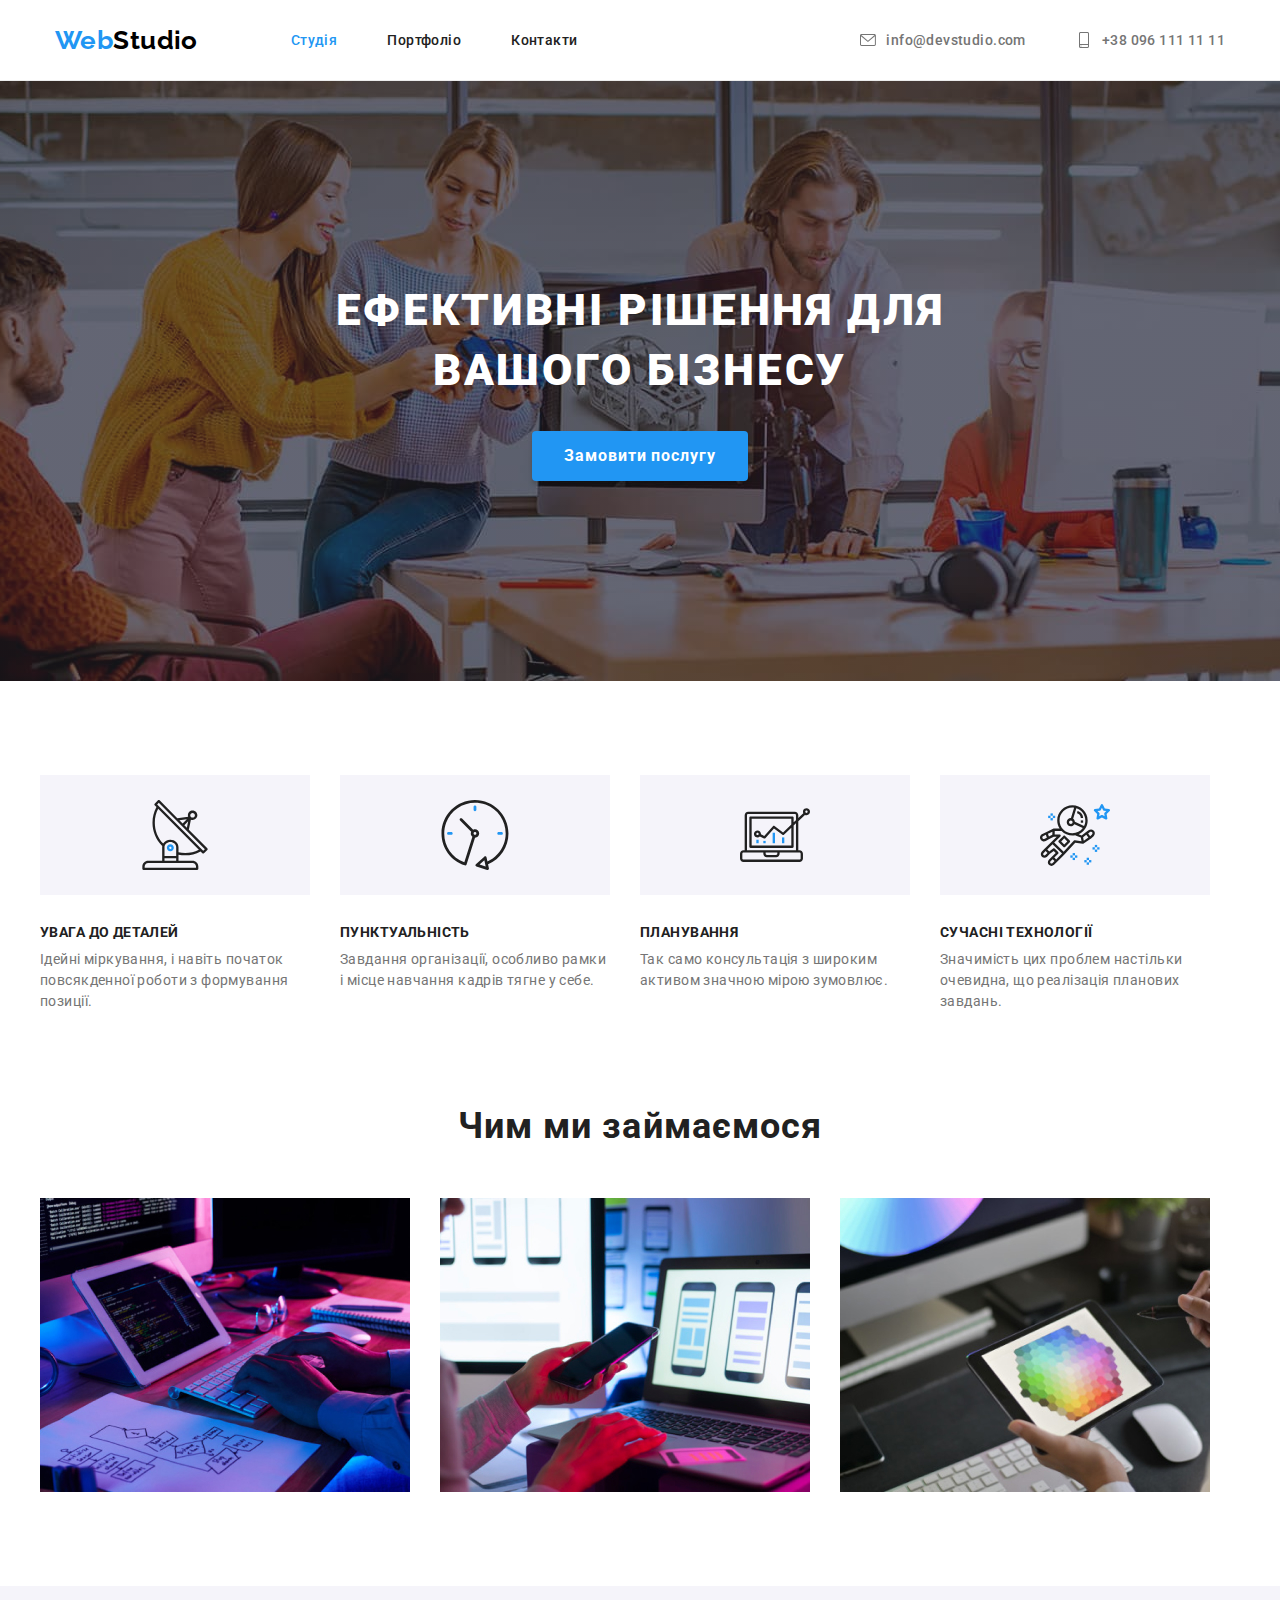
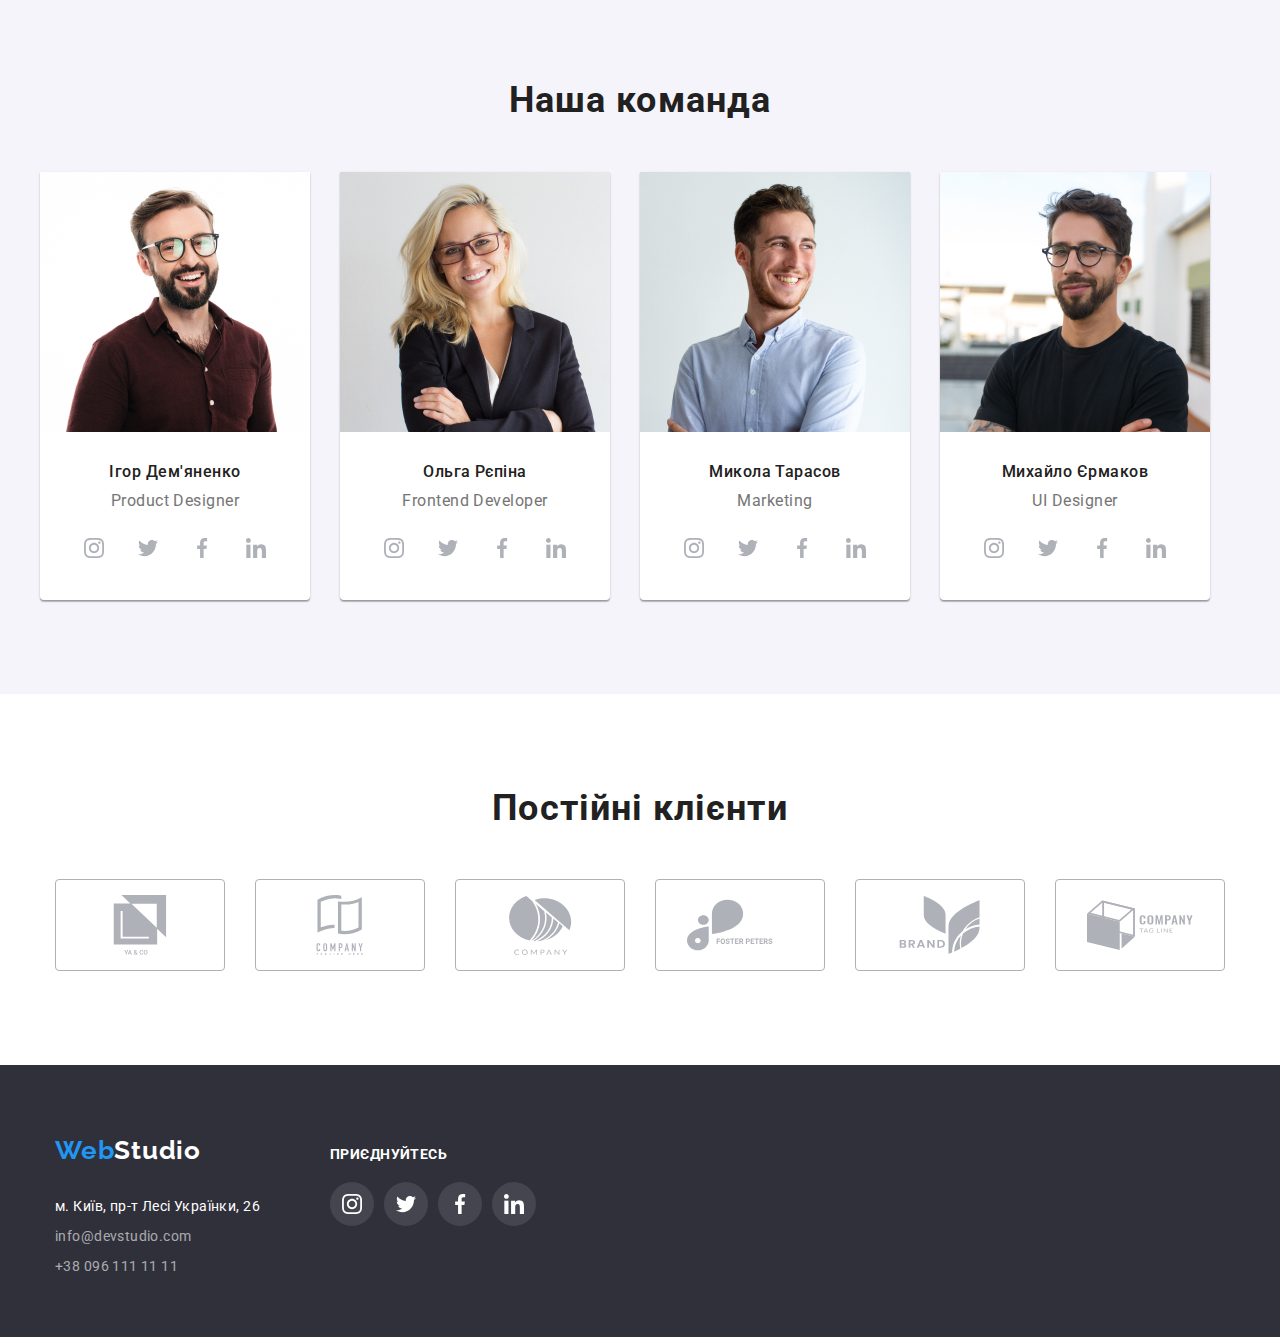
<file: index.html>
<!DOCTYPE html>
<html lang="uk">
<head>
    <meta charset="UTF-8">
    <meta http-equiv="X-UA-Compatible" content="IE=edge">
    <meta name="viewport" content="width=device-width, initial-scale=1.0">
    <title>WebStudio home page</title>
    <link
        href="https://fonts.googleapis.com/css2?family=Raleway:wght@700&family=Roboto:wght@400;500;700;900&display=swap"
        rel="stylesheet">
    <link rel="stylesheet"
        href="https://cdnjs.cloudflare.com/ajax/libs/modern-normalize/1.0.0/modern-normalize.min.css">
    <link rel="stylesheet" href="./css/styles.css">
</head>

<body>
    <!-- Header section -->
    <header>
        <div class="container nav-main">
            <nav class="nav-main">
                <a href="./index.html" target="_self" class="header-logo-link"><span class="blue">Web</span>Studio</a>
                <ul class="lists nav-main">
                    <li class="header-list"><a href="./index.html" target="_self" class="header-link current">Студія</a>
                    </li>
                    <li class="header-list"><a href="./portfolio.html" target="_self" class="header-link">Портфоліо</a></li>
                    <li class="header-list"><a href="/" class="header-link">Контакти</a></li>
                </ul>
            </nav>
            <ul class="lists nav-main contacts">
                <li class="header-list">
                    <a href="mailto:info@devstudio.com" class="header-contact-link mail">
                        <svg class="icon-envelope" width="20" height="20">
                            <use href="./image/icons.svg#icon-envelope"></use>
                        </svg>
                        info@devstudio.com
                    </a>
                </li>
                <li class="header-list">
                    <a href="tel:+380961111111" class="header-contact-link tel">
                        <svg class="icon-phone" width="20" height="20">
                            <use href="./image/icons.svg#icon-smartphone"></use>
                        </svg>
                        +38 096 111 11 11
                    </a>
                </li>
            </ul>
        </div>
    </header>
        <!-- Main section -->
        <main>
            <!-- Hero section-->
            <section class="hero">
                <div class="hero-block container centered">
                    <h1 class="hero-title">Ефективні рішення для<br> вашого бізнесу</h1>
                    <button type="button" class="hero-button">Замовити послугу</button>
                </div>
            </section>
            
            <!--Advantages section-->
            <section class="advantages section">
                <h2 class="visually-hidden">Переваги</h2> <!-- логічний заголовок -->
                <ul class="lists flexbox container">
                    <li class="adv-list">
                        <div class="adv-bg">
                            <svg class="icon" width="70" height="70">
                                <use href="./image/icons.svg#icon-antenna"></use>
                            </svg>
                        </div>
                        <h3 class="adv-title">УВАГА ДО ДЕТАЛЕЙ</h3>
                        <p class="adv-details">Ідейні міркування, і навіть початок повсякденної роботи з формування позиції.
                        </p>
                    </li>
                    <li class="adv-list">
                        <div class="adv-bg">
                            <svg class="icon" width="70" height="70">
                                <use href="./image/icons.svg#icon-clock"></use>
                            </svg>
                        </div>
                        <h3 class="adv-title">ПУНКТУАЛЬНІСТЬ</h3>
                        <p class="adv-details">Завдання організації, особливо рамки і місце навчання кадрів тягне у себе.</p>
                    </li>
                    <li class="adv-list">
                        <div class="adv-bg">
                            <svg class="icon" width="70" height="70">
                                <use href="./image/icons.svg#icon-diagram"></use>
                            </svg>
                        </div>
                        <h3 class="adv-title">ПЛАНУВАННЯ</h3>
                        <p class="adv-details">Так само консультація з широким активом значною мірою зумовлює.</p>
                    </li>
                    <li class="adv-list">
                        <div class="adv-bg">
                            <svg class="icon" width="70" height="70">
                                <use href="./image/icons.svg#icon-astronaut"></use>
                            </svg>
                        </div>
                        <h3 class="adv-title">СУЧАСНІ ТЕХНОЛОГІЇ</h3>
                        <p class="adv-details">Значимість цих проблем настільки очевидна, що реалізація планових завдань.
                        </p>
                    </li>
                </ul>
            </section>

            <!-- Wokring profiles -->
            <section class="working-block centered">
                <h2 class="topic">Чим ми займаємося</h2>
                <ul class="lists flexbox container">
                    <li class="item"><img src="./image/box1.jpg" alt="tablet" width="370"></li>
                    <li class="item"><img src="./image/box2.jpg" alt="mobile" width="370"></li>
                    <li class="item"><img src="./image/box3.jpg" alt="desktop" width="370"></li>
                </ul>
            </section>

            <!-- Team Section -->
            <section class="team-block section centered">
                <h2 class="topic">Наша команда</h2>

                <ul class="lists flexbox container">
                    <li class="item team">
                        <img src="./image/team-member1.jpg" alt="Ihor Demianenko profile" width="270">
                        <div class="details">
                            <h3 class="team-block-title">Ігор Дем'яненко</h3>
                            <p class="team-block-details">Product Designer</p>
                            <ul class="lists icons-social">
                                <li class="social-item">
                                    <a href="#" class="social-link">
                                        <svg class="social-logo" width="20" height="20">
                                            <use href="./image/icons.svg#icon-instagram"></use>
                                        </svg>
                                    </a>
                                </li>
                                <li class="social-item">
                                    <a href="" class="social-link">
                                        <svg class="social-logo" width="20" height="20">
                                            <use href="./image/icons.svg#icon-twitter"></use>
                                        </svg>
                                    </a>
                                </li>
                                <li class="social-item">
                                    <a href="" class="social-link">
                                        <svg class="social-logo" width="20" height="20">
                                            <use href="./image/icons.svg#icon-facebook"></use>
                                        </svg>
                                    </a>
                                </li>
                                <li class="social-item">
                                    <a href="" class="social-link">
                                        <svg class="social-logo" width="20" height="20">
                                            <use href="./image/icons.svg#icon-linkedin"></use>
                                        </svg>
                                    </a>
                                </li>
                            </ul>
                        </div>
                    </li>
                    <li class="item team">
                        <img src="./image/team-member2.jpg" alt="Olga Repina profile" width="270">
                        <div class="details">
                            <h3 class="team-block-title">Ольга Рєпіна</h3>
                            <p class="team-block-details">Frontend Developer</p>
                            <ul class="lists icons-social">
                                <li class="social-item">
                                    <a href="#" class="social-link">
                                        <svg class="social-logo" width="20" height="20">
                                            <use href="./image/icons.svg#icon-instagram"></use>
                                        </svg>
                                    </a>
                                </li>
                                <li class="social-item">
                                    <a href="" class="social-link">
                                        <svg class="social-logo" width="20" height="20">
                                            <use href="./image/icons.svg#icon-twitter"></use>
                                        </svg>
                                    </a>
                                </li>
                                <li class="social-item">
                                    <a href="" class="social-link">
                                        <svg class="social-logo" width="20" height="20">
                                            <use href="./image/icons.svg#icon-facebook"></use>
                                        </svg>
                                    </a>
                                </li>
                                <li class="social-item">
                                    <a href="" class="social-link">
                                        <svg class="social-logo" width="20" height="20">
                                            <use href="./image/icons.svg#icon-linkedin"></use>
                                        </svg>
                                    </a>
                                </li>
                            </ul>
                        </div>
                    </li>
                    <li class="item team">
                        <img src="./image/team-member3.jpg" alt="Mykola Tarasov profile" width="270">
                        <div class="details">
                            <h3 class="team-block-title">Микола Тарасов</h3>
                            <p class="team-block-details">Marketing</p>
                            <ul class="lists icons-social">
                                <li class="social-item">
                                    <a href="#" class="social-link">
                                        <svg class="social-logo" width="20" height="20">
                                            <use href="./image/icons.svg#icon-instagram"></use>
                                        </svg>
                                    </a>
                                </li>
                                <li class="social-item">
                                    <a href="" class="social-link">
                                        <svg class="social-logo" width="20" height="20">
                                            <use href="./image/icons.svg#icon-twitter"></use>
                                        </svg>
                                    </a>
                                </li>
                                <li class="social-item">
                                    <a href="" class="social-link">
                                        <svg class="social-logo" width="20" height="20">
                                            <use href="./image/icons.svg#icon-facebook"></use>
                                        </svg>
                                    </a>
                                </li>
                                <li class="social-item">
                                    <a href="" class="social-link">
                                        <svg class="social-logo" width="20" height="20">
                                            <use href="./image/icons.svg#icon-linkedin"></use>
                                        </svg>
                                    </a>
                                </li>
                            </ul>
                        </div>
                    </li>
                    <li class="item team">
                        <img src="./image/team-member4.jpg" alt="Nykhaylo Ermakov profile" width="270">
                        <div class="details">
                            <h3 class="team-block-title">Михайло Єрмаков</h3>
                            <p class="team-block-details">UI Designer</p>
                            <ul class="lists icons-social">
                                <li class="social-item">
                                    <a href="#" class="social-link">
                                        <svg class="social-logo" width="20" height="20">
                                            <use href="./image/icons.svg#icon-instagram"></use>
                                        </svg>
                                    </a>
                                </li>
                                <li class="social-item">
                                    <a href="" class="social-link">
                                        <svg class="social-logo" width="20" height="20">
                                            <use href="./image/icons.svg#icon-twitter"></use>
                                        </svg>
                                    </a>
                                </li>
                                <li class="social-item">
                                    <a href="" class="social-link">
                                        <svg class="social-logo" width="20" height="20">
                                            <use href="./image/icons.svg#icon-facebook"></use>
                                        </svg>
                                    </a>
                                </li>
                                <li class="social-item">
                                    <a href="" class="social-link">
                                        <svg class="social-logo" width="20" height="20">
                                            <use href="./image/icons.svg#icon-linkedin"></use>
                                        </svg>
                                    </a>
                                </li>
                            </ul>
                        </div>
                    </li>
                </ul>
            </section>
            <!-- Works section -->
            <section class="works centered section">
                <div class="container">
                    <h2 class="topic">Постійні клієнти</h2>
                    <ul class="lists flexbox">
                        <li class="works-item">
                            <a href="" class="works-link">
                                <svg class="company-logo" width="106" height="60">
                                    <use href="./image/icons.svg#icon-group"></use>
                                </svg>
                            </a>
                        </li>
                        <li class="works-item">
                            <a href="" class="works-link">
                                <svg class="company-logo" width="106" height="60">
                                    <use href="./image/icons.svg#icon-group1"></use>
                                </svg>
                            </a>
                        </li>
                        <li class="works-item">
                            <a href="" class="works-link">
                                <svg class="company-logo" width="106" height="60">
                                    <use href="./image/icons.svg#icon-group2"></use>
                                </svg>
                            </a>
                        </li>
                        <li class="works-item">
                            <a href="" class="works-link">
                                <svg class="company-logo" width="106" height="60">
                                    <use href="./image/icons.svg#icon-group3"></use>
                                </svg>
                            </a>
                        </li>
                        <li class="works-item">
                            <a href="" class="works-link">
                                <svg class="company-logo" width="106" height="60">
                                    <use href="./image/icons.svg#icon-group4"></use>
                                </svg>
                            </a>
                        </li>
                        <li class="works-item">
                            <a href="" class="works-link">
                                <svg class="company-logo" width="106" height="60">
                                    <use href="./image/icons.svg#icon-group5"></use>
                                </svg>
                            </a>
                        </li>
                    </ul>
                </div>
            </section>
        </main>
    <!-- Footer Section -->
    <footer class="footer">
        <div class="footer-all flexbox container">
            <div class="footer-block">
                <a href="./index.html" target="_self" class="footer-logo-link"><span class="blue">Web</span>Studio</a>
                <address>
                    <p class="company-address">м. Київ, пр-т Лесі Українки, 26</p>
                    <ul class="footer-lists">
                        <li class="footer-contact-list"><a href="mailto:info@devstudio.com"
                                class="footer-contact-link">info@devstudio.com</a></li>
                        <li class="footer-contact-list"><a href="tel:+380961111111" class="footer-contact-link">+38 096 111
                                11 11</a>
                        </li>
                    </ul>
                </address>
            </div>
            <div class="join">
                <p class="join-us">Приєднуйтесь</p>
                <ul class="join-us-list icons-social">
                    <li class="social-item">
                        <a href="#" class="social-link">
                            <svg class="join-us-logo" width="20" height="20">
                                <use href="./image/icons.svg#icon-instagram"></use>
                            </svg>
                        </a>
                    </li>
                    <li class="social-item">
                        <a href="" class="social-link">
                            <svg class="join-us-logo" width="20" height="20">
                                <use href="./image/icons.svg#icon-twitter"></use>
                            </svg>
                        </a>
                    </li>
                    <li class="social-item">
                        <a href="" class="social-link">
                            <svg class="join-us-logo" width="20" height="20">
                                <use href="./image/icons.svg#icon-facebook"></use>
                            </svg>
                        </a>
                    </li>
                    <li class="social-item">
                        <a href="" class="social-link">
                            <svg class="join-us-logo" width="20" height="20">
                                <use href="./image/icons.svg#icon-linkedin"></use>
                            </svg>
                        </a>
                    </li>
                </ul>
            </div>
        </div>
    </footer>
</body>
</html>
</file>
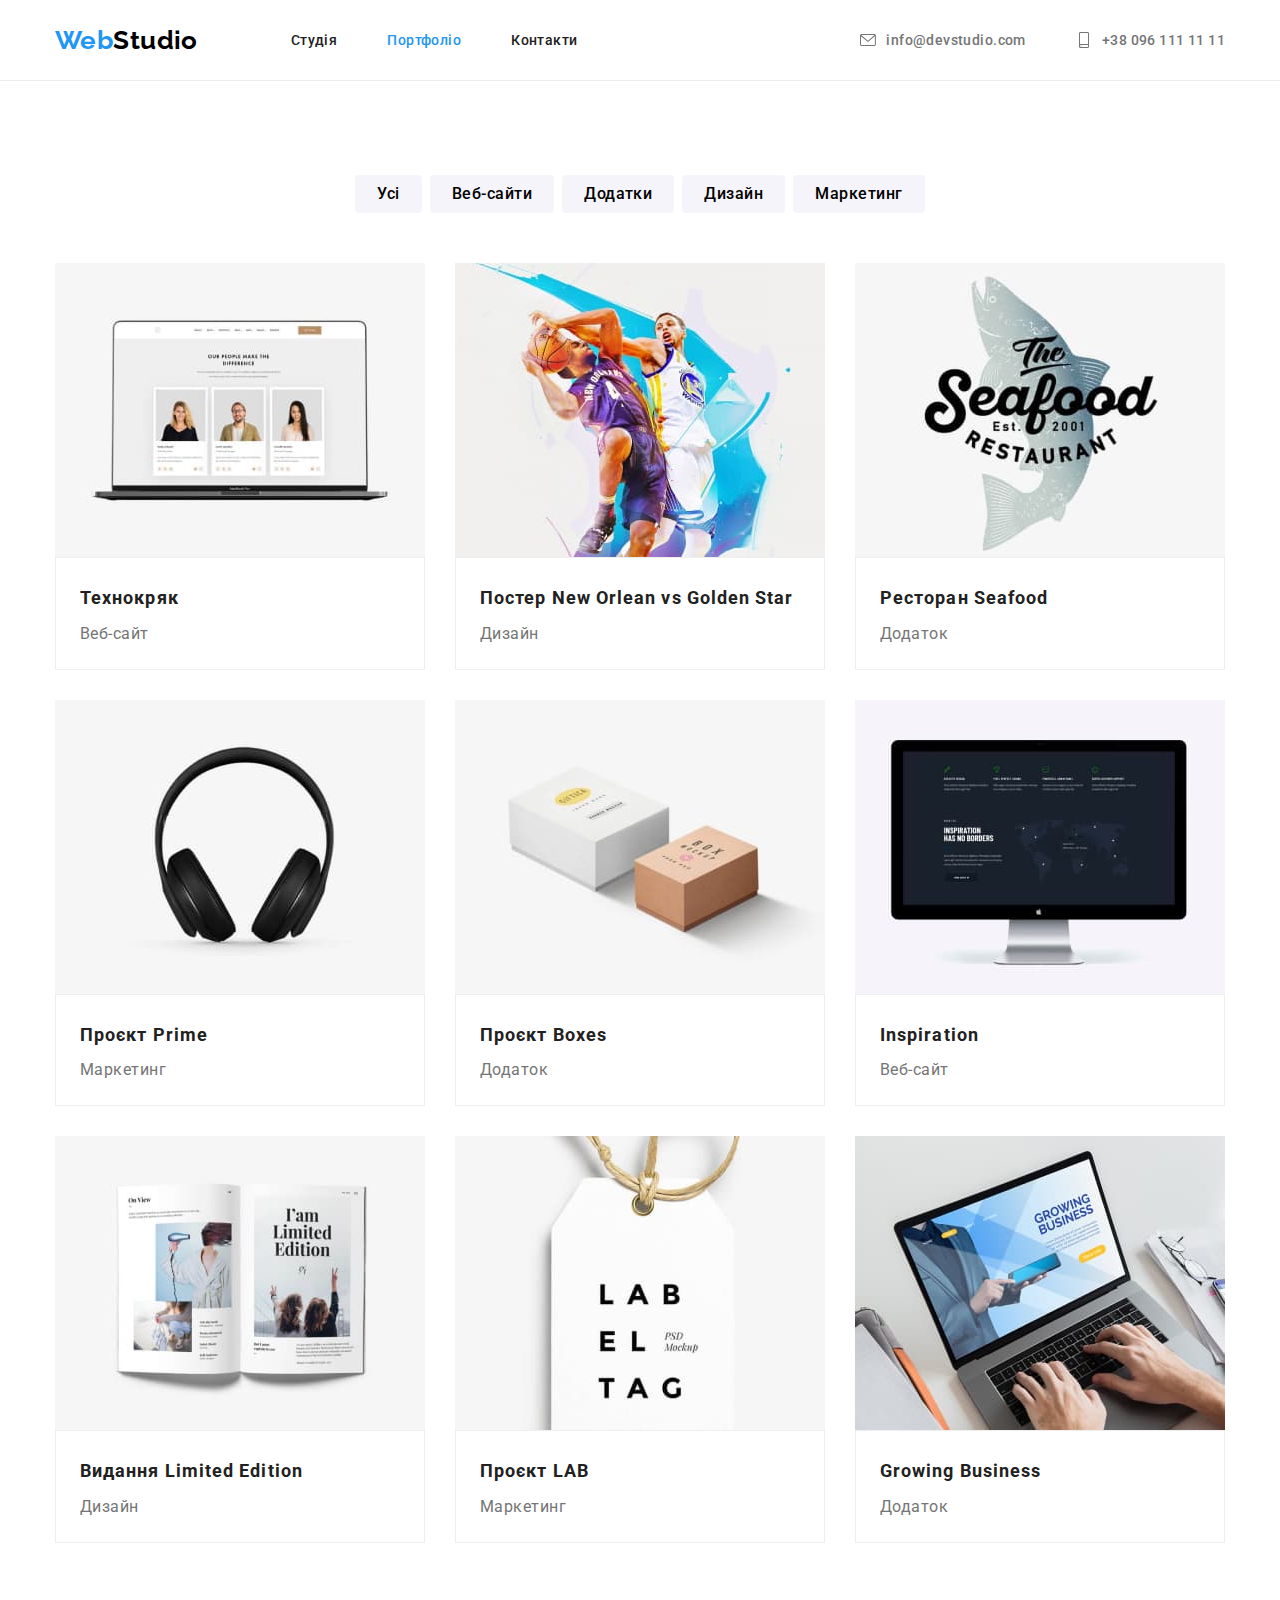
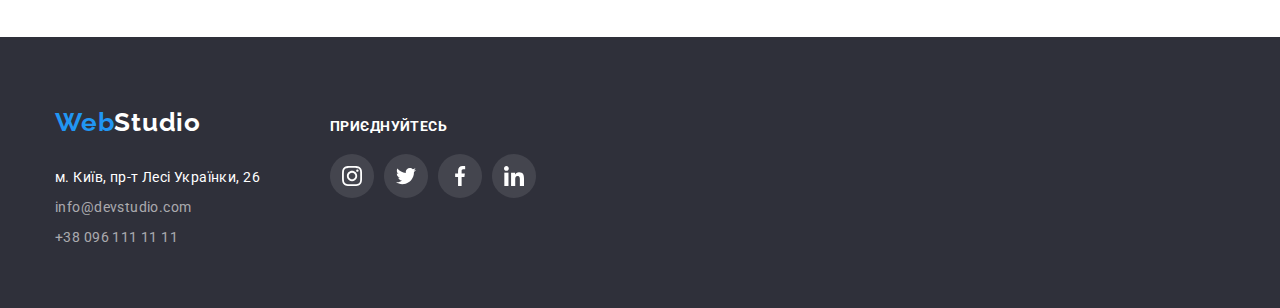
<file: portfolio.html>
<!DOCTYPE html>
<html lang="uk">
<head>
    <meta charset="UTF-8">
    <meta http-equiv="X-UA-Compatible" content="IE=edge">
    <meta name="viewport" content="width=device-width, initial-scale=1.0">
    <link href="https://fonts.googleapis.com/css2?family=Raleway:wght@700&family=Roboto:wght@400;500;700;900&display=swap" rel="stylesheet">
    <title>portfolio.html</title>
    <link rel="stylesheet" href="https://cdnjs.cloudflare.com/ajax/libs/modern-normalize/1.0.0/modern-normalize.min.css">
    <link rel="stylesheet" href="./css/styles.css">
</head>
<body>
    <!-- Header section -->
        <header>
            <div class="container nav-main">
                <nav class="nav-main">
                    <a href="./index.html" target="_self" class="header-logo-link"><span class="blue">Web</span>Studio</a>
                    <ul class="lists nav-main">
                        <li class="header-list"><a href="./index.html" target="_self" class="header-link">Студія</a>
                        </li>
                        <li class="header-list"><a href="./portfolio.html" target="_self" class="header-link current">Портфоліо</a></li>
                        <li class="header-list"><a href="/" class="header-link">Контакти</a></li>
                    </ul>
                </nav>
                <ul class="lists nav-main contacts">
                    <li class="header-list">
                        <a href="mailto:info@devstudio.com" class="header-contact-link mail">
                            <svg class="icon-envelope" width="20" height="20">
                                <use href="./image/icons.svg#icon-envelope"></use>
                            </svg>
                            info@devstudio.com
                        </a>
                    </li>
                    <li class="header-list">
                        <a href="tel:+380961111111" class="header-contact-link tel">
                            <svg class="icon-phone" width="20" height="20">
                                <use href="./image/icons.svg#icon-smartphone"></use>
                            </svg>
                            +38 096 111 11 11
                        </a>
                    </li>
                </ul>
            </div>
        </header>
        <main>
            <section class="section">
                <div class="container">
                    <h1 class="visually-hidden">All products</h1>
                        <ul class="main-lists">
                            <li class="product-item"><button type="button" class="folio-button">Усі</button></li>
                            <li class="product-item"><button type="button" class="folio-button">Веб-сайти</button></li>
                            <li class="product-item"><button type="button" class="folio-button">Додатки</button></li>
                            <li class="product-item"><button type="button" class="folio-button">Дизайн</button></li>
                            <li class="product-item"><button type="button" class="folio-button">Маркетинг</button></li>
                        </ul>
                        <h2 class="visually-hidden">All Products</h2> <!-- Логічний заголовок -->
                        <ul class="product-lists">
                            <li class="product-list">
                                <a href="./" class="product-link">
                                    <img src="./image/technocrack.jpg" alt="technocrack" width="370">
                                    <div class="details">
                                        <h3 class="product-name">Технокряк</h3>
                                        <p class="product-type">Веб-сайт</p>
                                    </div>
                                </a>
                            </li>
                            <li class="product-list">
                                <a href="./" class="product-link">
                                    <img src="./image/neworlean.jpg" alt="neworlean" width="370">
                                    <div class="details">
                                        <h3 class="product-name">Постер New Orlean vs Golden Star</h3>
                                        <p class="product-type">Дизайн</p>
                                    </div>
                                </a>
                            </li>
                            <li class="product-list">
                                <a href="./" class="product-link">
                                    <img src="./image/seafood.jpg" alt="seafood" width="370">
                                    <div class="details">
                                        <h3 class="product-name">Ресторан Seafood</h3>
                                        <p class="product-type">Додаток</p>
                                    </div>
                    
                                </a>
                            </li>
                            <li class="product-list">
                                <a href="./" class="product-link">
                                    <img src="./image/primeproject.jpg" alt="prime-project" width="370">
                                    <div class="details">
                                        <h3 class="product-name">Проєкт Prime</h3>
                                        <p class="product-type">Маркетинг</p>
                                    </div>
                    
                                </a>
                            </li>
                            <li class="product-list">
                                <a href="./" class="product-link">
                                    <img src="./image/boxes.jpg" alt="boxes" width="370">
                                    <div class="details">
                                        <h3 class="product-name">Проєкт Boxes</h3>
                                        <p class="product-type">Додаток</p>
                                    </div>
                                </a>
                            </li>
                            <li class="product-list">
                                <a href="./" class="product-link">
                                    <img src="./image/inspiration.jpg" alt="inspiration" width="370">
                                    <div class="details">
                                        <h3 class="product-name">Inspiration</h3>
                                        <p class="product-type">Веб-сайт</p>
                                    </div>
                                </a>
                            </li>
                            <li class="product-list">
                                <a href="./" class="product-link">
                                    <img src="./image/limitededition.jpg" alt="limited-edition" width="370">
                                    <div class="details">
                                        <h3 class="product-name">Видання Limited Edition</h3>
                                        <p class="product-type">Дизайн</p>
                                    </div>
                                </a>
                            </li>
                            <li class="product-list">
                                <a href="./" class="product-link">
                                    <img src="./image/labproject.jpg" alt="lab-project" width="370">
                                    <div class="details">
                                        <h3 class="product-name">Проєкт LAB</h3>
                                        <p class="product-type">Маркетинг</p>
                                    </div>
                                </a>
                            </li>
                            <li class="product-list">
                                <a href="./" class="product-link">
                                    <img src="./image/business.jpg" alt="Growing Business" width="370">
                                    <div class="details">
                                        <h3 class="product-name">Growing Business</h3>
                                        <p class="product-type">Додаток</p>
                                    </div>
                                </a>
                            </li>
                        </ul>
                </div>
            </section>
        </main>
        <!-- Footer Section -->
        <footer class="footer">
            <div class="footer-all flexbox container">
                <div class="footer-block">
                    <a href="./index.html" target="_self" class="footer-logo-link"><span class="blue">Web</span>Studio</a>
                    <address>
                        <p class="company-address">м. Київ, пр-т Лесі Українки, 26</p>
                        <ul class="footer-lists">
                            <li class="footer-contact-list"><a href="mailto:info@devstudio.com"
                                    class="footer-contact-link">info@devstudio.com</a></li>
                            <li class="footer-contact-list"><a href="tel:+380961111111" class="footer-contact-link">+38 096 111
                                    11 11</a>
                            </li>
                        </ul>
                    </address>
                </div>
                <div class="join">
                    <p class="join-us">приєднуйтесь</p>
                    <ul class="join-us-list icons-social">
                        <li class="social-item">
                            <a href="#" class="social-link">
                                <svg class="join-us-logo" width="20" height="20">
                                    <use href="./image/icons.svg#icon-instagram"></use>
                                </svg>
                            </a>
                        </li>
                        <li class="social-item">
                            <a href="" class="social-link">
                                <svg class="join-us-logo" width="20" height="20">
                                    <use href="./image/icons.svg#icon-twitter"></use>
                                </svg>
                            </a>
                        </li>
                        <li class="social-item">
                            <a href="" class="social-link">
                                <svg class="join-us-logo" width="20" height="20">
                                    <use href="./image/icons.svg#icon-facebook"></use>
                                </svg>
                            </a>
                        </li>
                        <li class="social-item">
                            <a href="" class="social-link">
                                <svg class="join-us-logo" width="20" height="20">
                                    <use href="./image/icons.svg#icon-linkedin"></use>
                                </svg>
                            </a>
                        </li>
                    </ul>
                </div>
            </div>
        </footer>
</body>
</html>
</file>
<file: css/styles.css>
/* * {
    margin:0;
    padding: 0;
} */

:root{
    --color-white: #fff;
    --color-blue: #2196F3;
    --color-2121: #212121;
    --color-7575: #757575;
    --color-f5f5: #F5F5F5;
    --color-f5f4: #F5F4FA;
    --color-darkfooter: #2F303A;
    --color-black: #000;
    --color-button-active: #188CE8;
}

.visually-hidden {
    position: absolute;
    white-space: nowrap;
    width: 1px;
    height: 1px;
    overflow: hidden;
    border: 0;
    padding: 0;
    clip: rect(0 0 0 0);
    clip-path: inset(50%);
    margin: -1px;
}   

h1,h2,h3,h4,h5,h6, p, ul{
    margin:0;
    padding: 0;
}

body{
    /* font-family: 'Raleway', sans-serif; */
    font-family: 'Roboto', sans-serif;
    font-size: 14px;
    letter-spacing: 0.03em;
    background-color: var(--color-white);
    color: var(--color-2121);
}

/* start header styles */

header{
    border-bottom: 1px solid #ECECEC;
}

.flexbox {
    display: flex;
}

.centered{
    text-align: center;
}

.container{
    width: 1200px;
    padding-left: 15px;
    padding-right: 15px;
    margin-left: auto;
    margin-right: auto;
}

.logo{
    vertical-align: middle;
}

.nav-main {
    display: flex;
    align-items: center;
}

.header-logo-link{
    padding: 13px 0;
    text-decoration: none;
    color: var(--color-black);
    font-family: 'Raleway';
    font-style: normal;
    font-weight: 700;
    font-size: 26px;
    line-height: 1.9375;
    margin-right: 93px;;
}

.blue{
    color: var(--color-blue);
}

.lists {
    list-style: none;
    padding: 0;
}

.lists.nav-main{
    display: flex;
    margin-top: 0;
    margin-bottom: 0;
}

.header-lists{
    font-weight: 500;
}

.header-list:not(:last-child){
    margin-right: 50px;
}

.header-contact-link.mail,
.header-contact-link.tel {
    display: inline-flex;
}   

.icon-phone, .icon-envelope {
    width: 16px;
    height: 16px;
    margin-right: 10px;
    fill: var(--color-7575);
}

.icon-phone:hover, .icon-envelope:hover{
    fill: var(--color-button-active);
}

/* end of test block */ 



.contacts {
    margin-left: auto;
}

.header-link{
    font-weight: 500;
    text-decoration: none;
    color: var(--color-2121);
    padding: 32px 0;
    display: block;
}

.header-link.current{
    color: var(--color-blue);
}

.header-contact-link{
    text-decoration: none;
    color: var(--color-7575);
    font-weight: 500;
    padding: 32px 0;
    display: inline-block;
    vertical-align: center;
}

.header-contact-link:hover {
    color: var(--color-blue);
}

.header-contact-link:hover .icon-envelope, 
.header-contact-link:hover .icon-phone{
    fill: var(--color-button-active);
}

.header-contact-link:focus {
    color: var(--color-blue);
}

.header-contact-link:focus .icon-envelope,
.header-contact-link:focus .icon-phone{
    fill: var(--color-button-active);
}



/* start hero styles */

.section{
    padding: 94px 0;
}

.hero{
    max-width: 1600px;
    height: 600px;
    background-image: linear-gradient(to right, rgba(47, 48, 58, 0.4), rgba(47, 48, 58, 0.4)), url(../image/bgImg.jpg);
    background-repeat: no-repeat;
    background-size: cover;
    background-position: center;
    margin-left: auto;
    margin-right: auto;
    background-color: var(--color-darkfooter);
    padding: 200px 0;
}

.hero-block{
}

.hero-title{
    font-style: normal;
    font-weight: 900;
    font-size: 44px;
    line-height: 1.36;
    letter-spacing: 0.06em;
    text-transform: uppercase;
    color: var(--color-white);
    margin-bottom: 30px;
}

.hero-button{
    background: var(--color-blue);
    padding: 10px 32px;
    font-weight: 700;
    font-size: 16px;
    line-height: 1.875;
    letter-spacing: 0.06em;
    color:var(--color-white);
    box-shadow: 0px 4px 4px rgba(0, 0, 0, 0.15);
    border-radius: 4px;
    border: none;
}

.hero-button:hover, 
.hero-button:focus{
    cursor: pointer;
    color: var(--color-white);
    background: var(--color-button-active);
}

/* start advantages(adv) styles */

.advantages{
}

.adv-bg{
    display:flex;
    height: 120px;
    margin-bottom: 30px;
    background-color: var(--color-f5f4);
    justify-content: center;
    align-items: center;
}

.icon {
    
}

.adv-list{
    width: 270px;    
    list-style: none;
    width: calc(100%-90px)/4;
}

.adv-list:not(:last-child){
    margin-right: 30px;
}

.adv-title{
    font-size: inherit;
    font-weight: 700;
    line-height: 1;
    letter-spacing: 0.03em;
    text-transform: uppercase;
    color: var(--color-2121);
    margin: 0;
    margin-bottom: 10px;
    padding: 0;
}

.adv-details{
    font-size: 14px;
    line-height: 1.5;
    letter-spacing: 0.03em;
    color: var(--color-7575);
}

/* start working styles */ 
.working-block{
    padding-bottom: 94px;
}

.working-block .topic{
    padding-bottom: 50px;
}

.working-block .lists img{
    display: block;
}

.topic{
    font-weight: 700;
    font-size: 36px;
    line-height: 1.16;
    letter-spacing: 0.03em;
    color: var(--color-2121);
}

.lists .item:not(:last-child) {
    margin-right: 30px;
}

/* start team styles */

.team-block{
    background-color:var(--color-f5f4);
    padding-bottom: 94px;
}

.team-block .topic{
    margin-bottom: 50px;
}

.team-block .lists img{
    display: block;
}

.lists .item.team{
    background-color: var(--color-white);
    box-shadow: 0px 1px 3px rgba(0, 0, 0, 0.12), 0px 1px 1px rgba(0, 0, 0, 0.14), 0px 2px 1px rgba(0, 0, 0, 0.2);
    border-radius: 0px 0px 4px 4px;
}


.team.item .details{
    padding: 30px 0;
}

.icons-social{
    display: flex;
}

.lists.icons-social{
    display: flex;
    justify-content: center;
    align-items: center;
    margin-top: 16px;
}

.social-link{
    display: flex;
    justify-content: center;
    align-items: center;
    height: 44px;
    width: 44px;
}

.social-link:hover, .social-link:focus{
    background-color: var(--color-button-active);
    border-radius: 50%;
}

.social-link:hover .social-logo,
.social-link:focus .social-logo{
    fill: var(--color-white);
}

.social-item:not(:last-child) {
    margin-right: 10px;
}

.social-logo{
    fill: #afb1b8;
}

.details .team-block-title{
    margin-bottom: 10px;
}

.team-block-title{
    font-weight: 500;
    font-size: 16px;
    line-height: 1.1875;
    letter-spacing: 0.03em;
    color: var(--color-2121);
}

.team-block-details{
    font-size: 16px;
    line-height: 1.1875;
    letter-spacing: 0.03em;
    color:var(--color-7575);
}

/* works section styles */ 

.works .topic {
    margin-bottom: 50px;
}

.works-item{
}

.works-item:not(:last-child){
    margin-right: 30px;
}

.works-link:hover, .works-link:focus {
    border: 1px solid var(--color-button-active);
}

.works-link:hover .company-logo {
    fill: var(--color-button-active);
}

.works-link:focus .company-logo {
    fill: var(--color-button-active);
}

.works-link{
    display: flex;
    justify-content: center;
    align-items: center;
    height: 92px;
    width: 170px;
    border: 1px solid #AFB1B8;
    border-radius: 4px;
}

.company-logo{
    fill: #AFB1B8;
}

.company-logo:hover{
    fill: var(--color-button-active);
}

/* start footer styles */

footer{
    padding: 60px 0;
    background-color: var(--color-darkfooter);
}
.footer.flexbox{
    margin-left: auto;
}

.footer-all{
    align-items: baseline;
}

.footer-block{
    margin-right: 70px;
}

.footer-logo-link{
    color: var(--color-white);
    font-family: 'Raleway';
    font-style: normal;
    font-weight: 700;
    font-size: 26px;
    line-height: 1.9375;
    letter-spacing: 0.03em;
    text-decoration: none;
}

address {
    margin-top: 20px;
}

.company-address{
    color: var(--color-white);
    font-style: normal;
    line-height: 1.5;
    margin-bottom: 9px;
}

.footer-contact-list{
    list-style: none;
    font-style: normal;
    margin-bottom: 9px;
}

.footer-contact-list:last-child {
    margin-bottom: 0;
}

.footer-contact-link{
    display: inline-block;
    text-decoration: none;
    color: rgba(255, 255, 255, 0.6);
    font-size: 14px;
    line-height: 1.5;
    letter-spacing: 0.03em;
}

.join{

}

.join-us{
    font-weight: 700;
    font-size: 14px;
    line-height: 16px;
    letter-spacing: 0.03em;
    text-transform: uppercase;
    color: #FFFFFF;
    margin-bottom: 20px;
}

.join-us-list{
    list-style: none;
}

.join-us-list .social-link{
    background-color:rgba(255, 255, 255, 0.1); 
    border-radius: 50%;
}

.join-us-list .social-link:hover,
.join-us-list .social-link:focus{
    background-color: var(--color-blue);
}

.join-us-logo{
    fill: var(--color-white);
}

/* portfolio styles page */

.main-lists{
    display: flex;
    justify-content: center;
    list-style: none;
    margin-bottom: 50px;
} 
.product-item{
    margin-right: 8px;
}

.product-item:last-child{
    margin-right: 0;
}

.folio-button{
    font-family: inherit;
    cursor: pointer;
    padding: 6px 22px;
    background: var(--color-f5f4);
    border-radius: 4px;
    border: none;
    font-weight: 500;
    font-size: 16px;
    line-height: 1.625;
    letter-spacing: 0.03em;
}

.folio-button:hover,
.folio-button:focus{
    background: #2196F3;
    box-shadow: 0px 3px 1px rgba(0, 0, 0, 0.1), 
                0px 1px 2px rgba(0, 0, 0, 0.08), 
                0px 2px 2px rgba(0, 0, 0, 0.12);
    color: #fff;
}

/* start products styles */

.product-lists{
    width: 1200px;
    display: flex;
    list-style: none;
    flex-wrap: wrap;
}

.product-list-wrap{
}

.product-list{
    box-sizing: border-box;
    margin-right: 30px;
    margin-bottom: 30px;
}

.product-list:nth-child(3n){
    margin-right: 0;
}

.product-list:nth-last-child(-n+3) {
    margin-bottom: 0;
}

.product-link{
    text-decoration: none;
}

.product-link img{
    display: block;
}

.product-link .details{
    padding: 20px 24px;
    border: 1px solid #EEEEEE;
}

.product-link:hover,
.product-link:focus {
    display: inline-block;
    box-shadow: 0px 1px 1px rgba(0, 0, 0, 0.12),
        0px 4px 4px rgba(0, 0, 0, 0.06),
        1px 4px 6px rgba(0, 0, 0, 0.16);
}

.product-name{
    font-weight: 700;
    font-size: 18px;
    line-height: 2.25;
    letter-spacing: 0.06em;
    color: var(--color-2121);
    text-decoration: none;
}

.product-type{
    font-size: 16px;
    line-height: 1.875;
    letter-spacing: 0.03em;
    color: var(--color-7575);
    text-decoration: none;
}
</file>
